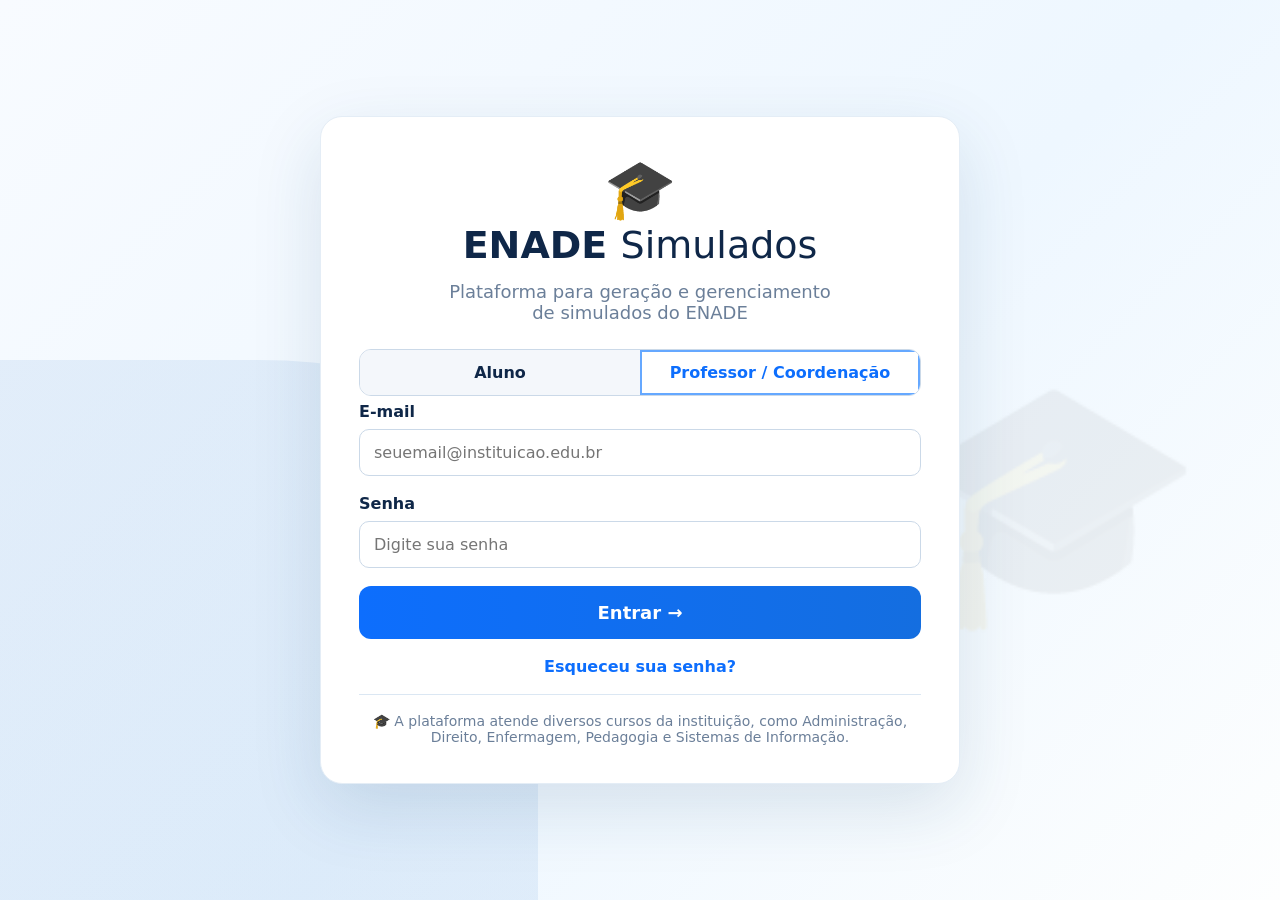
<file: index.html>
<!doctype html><html lang="pt-BR"><head><meta charset="utf-8"><meta name="viewport" content="width=device-width,initial-scale=1"><title>ENADE Simulados — Login</title><link rel="stylesheet" href="styles.css"></head><body>
<div class="login-page"><div class="login-card"><div class="login-logo"><div class="cap">🎓</div><h1>ENADE <span style="font-weight:500">Simulados</span></h1><p>Plataforma para geração e gerenciamento<br>de simulados do ENADE</p></div><div class="seg"><label>Aluno</label><label class="active">Professor / Coordenação</label></div><div class="login-form"><div class="field"><label>E-mail</label><input class="input" placeholder="seuemail@instituicao.edu.br"></div><div class="field"><label>Senha</label><input class="input" type="password" placeholder="Digite sua senha"></div><a class="btn btn-primary full" href="dashboard.html">Entrar →</a><a class="forgot" href="#">Esqueceu sua senha?</a><div class="courses">🎓 A plataforma atende diversos cursos da instituição, como Administração, Direito, Enfermagem, Pedagogia e Sistemas de Informação.</div></div></div></div></body></html>
</file>
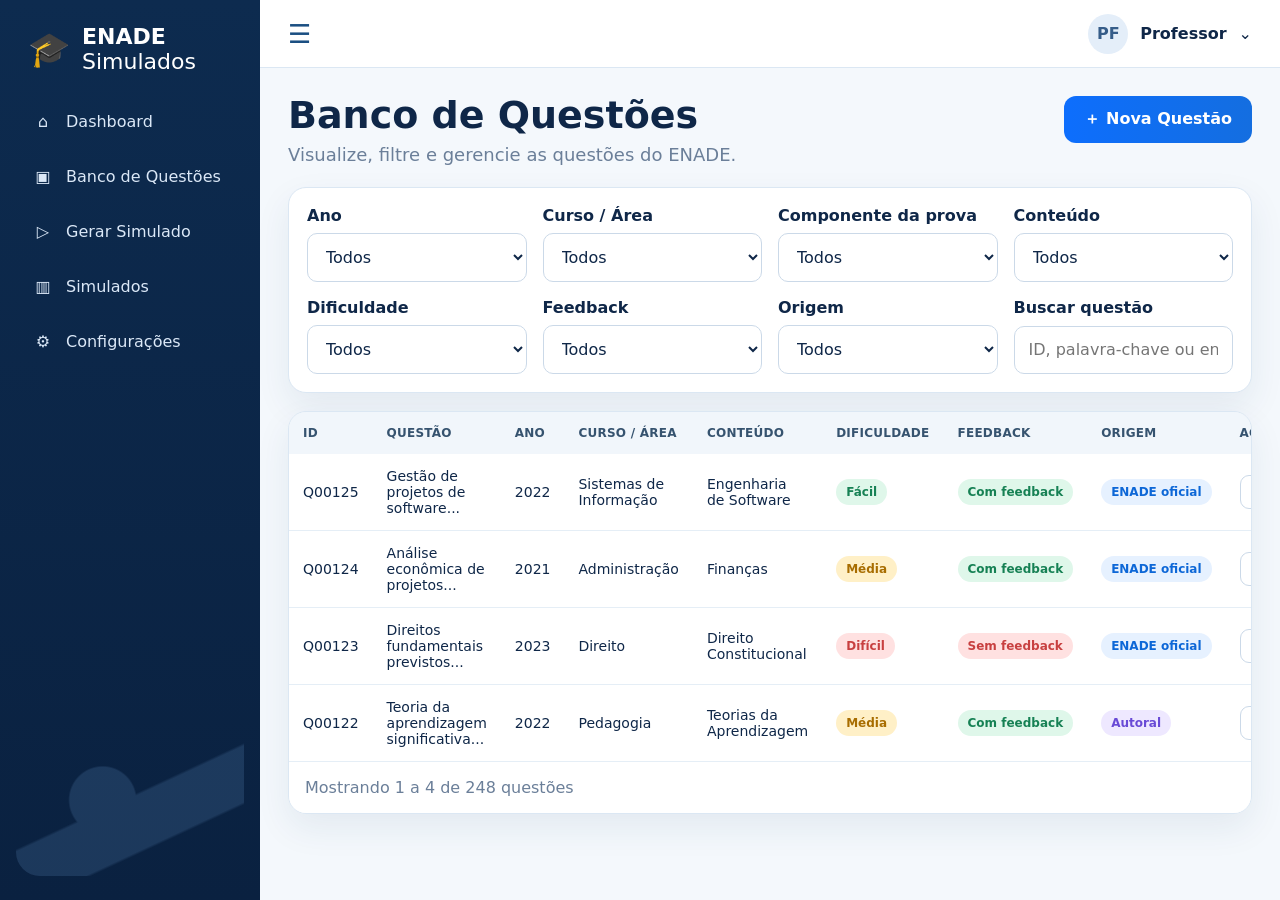
<file: banco-questoes.html>
<!doctype html><html lang="pt-BR"><head><meta charset="utf-8"><meta name="viewport" content="width=device-width,initial-scale=1"><title>Banco de Questões — ENADE Simulados</title><link rel="stylesheet" href="styles.css"></head><body><div class="shell"><aside class="sidebar"><div class="brand"><div class="cap">🎓</div><div>ENADE <span>Simulados</span></div></div><nav class="nav"><a href="dashboard.html"><span class="ico">⌂</span><span class="txt">Dashboard</span></a><a href="banco-questoes.html"><span class="ico">▣</span><span class="txt">Banco de Questões</span></a><a href="gerar-simulado.html"><span class="ico">▷</span><span class="txt">Gerar Simulado</span></a><a href="historico.html"><span class="ico">▥</span><span class="txt">Simulados</span></a><a href="#"><span class="ico">⚙</span><span class="txt">Configurações</span></a></nav><div class="sidebar-art"></div></aside><div class="main"><header class="topbar"><div class="hamb">☰</div><div class="profile"><div class="avatar">PF</div><strong>Professor</strong><span>⌄</span></div></header><main class="content"><div class="section-head"><div><h1 class="page-title">Banco de Questões</h1><p class="subtitle">Visualize, filtre e gerencie as questões do ENADE.</p></div><a class="btn btn-primary" href="nova-questao.html">＋ Nova Questão</a></div><div class="card filters"><div class="field"><label>Ano</label><select class="select"><option>Todos</option></select></div><div class="field"><label>Curso / Área</label><select class="select"><option>Todos</option></select></div><div class="field"><label>Componente da prova</label><select class="select"><option>Todos</option></select></div><div class="field"><label>Conteúdo</label><select class="select"><option>Todos</option></select></div><div class="field"><label>Dificuldade</label><select class="select"><option>Todos</option></select></div><div class="field"><label>Feedback</label><select class="select"><option>Todos</option></select></div><div class="field"><label>Origem</label><select class="select"><option>Todos</option></select></div><div class="field"><label>Buscar questão</label><input class="input" placeholder="ID, palavra-chave ou enunciado..."></div></div><div class="card table-wrap" style="margin-top:18px"><table class="table"><thead><tr><th>ID</th><th>Questão</th><th>Ano</th><th>Curso / Área</th><th>Conteúdo</th><th>Dificuldade</th><th>Feedback</th><th>Origem</th><th>Ações</th></tr></thead><tbody>
<tr><td>Q00125</td><td>Gestão de projetos de software...</td><td>2022</td><td>Sistemas de Informação</td><td>Engenharia de Software</td><td><span class="badge b-green">Fácil</span></td><td><span class="badge b-green">Com feedback</span></td><td><span class="badge b-blue">ENADE oficial</span></td><td><div class="actions"><button class="icon-btn">◉</button><button class="icon-btn">✎</button><button class="icon-btn">⌫</button></div></td></tr>
<tr><td>Q00124</td><td>Análise econômica de projetos...</td><td>2021</td><td>Administração</td><td>Finanças</td><td><span class="badge b-yellow">Média</span></td><td><span class="badge b-green">Com feedback</span></td><td><span class="badge b-blue">ENADE oficial</span></td><td><div class="actions"><button class="icon-btn">◉</button><button class="icon-btn">✎</button><button class="icon-btn">⌫</button></div></td></tr>
<tr><td>Q00123</td><td>Direitos fundamentais previstos...</td><td>2023</td><td>Direito</td><td>Direito Constitucional</td><td><span class="badge b-red">Difícil</span></td><td><span class="badge b-red">Sem feedback</span></td><td><span class="badge b-blue">ENADE oficial</span></td><td><div class="actions"><button class="icon-btn">◉</button><button class="icon-btn">✎</button><button class="icon-btn">⌫</button></div></td></tr>
<tr><td>Q00122</td><td>Teoria da aprendizagem significativa...</td><td>2022</td><td>Pedagogia</td><td>Teorias da Aprendizagem</td><td><span class="badge b-yellow">Média</span></td><td><span class="badge b-green">Com feedback</span></td><td><span class="badge b-purple">Autoral</span></td><td><div class="actions"><button class="icon-btn">◉</button><button class="icon-btn">✎</button><button class="icon-btn">⌫</button></div></td></tr>
</tbody></table><div style="padding:16px;color:var(--muted)">Mostrando 1 a 4 de 248 questões</div></div></main></div></div></body></html>
</file>
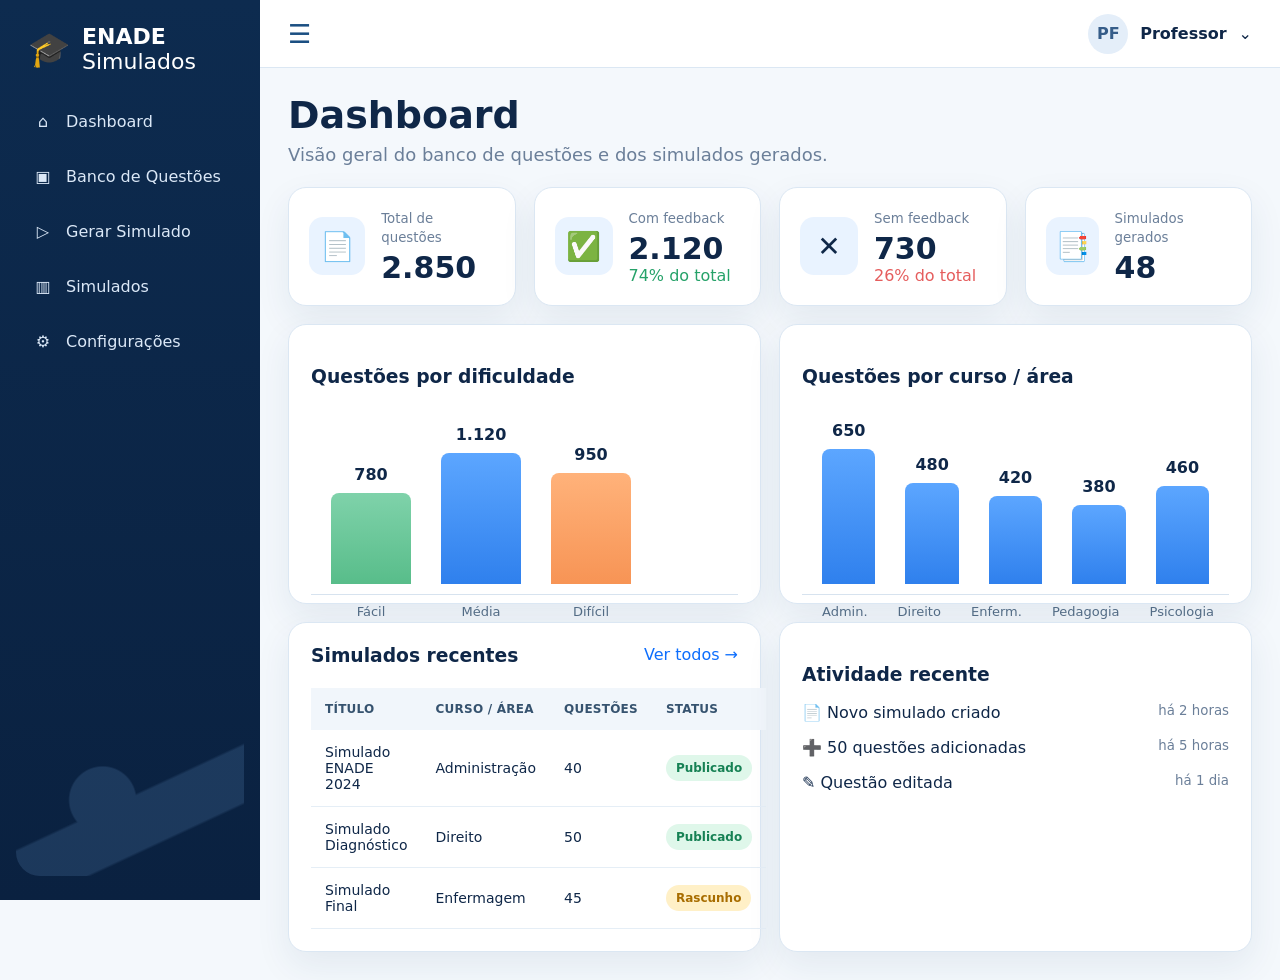
<file: dashboard.html>
<!doctype html><html lang="pt-BR"><head><meta charset="utf-8"><meta name="viewport" content="width=device-width,initial-scale=1"><title>Dashboard — ENADE Simulados</title><link rel="stylesheet" href="styles.css"></head><body><div class="shell"><aside class="sidebar"><div class="brand"><div class="cap">🎓</div><div>ENADE <span>Simulados</span></div></div><nav class="nav"><a href="dashboard.html"><span class="ico">⌂</span><span class="txt">Dashboard</span></a><a href="banco-questoes.html"><span class="ico">▣</span><span class="txt">Banco de Questões</span></a><a href="gerar-simulado.html"><span class="ico">▷</span><span class="txt">Gerar Simulado</span></a><a href="historico.html"><span class="ico">▥</span><span class="txt">Simulados</span></a><a href="#"><span class="ico">⚙</span><span class="txt">Configurações</span></a></nav><div class="sidebar-art"></div></aside><div class="main"><header class="topbar"><div class="hamb">☰</div><div class="profile"><div class="avatar">PF</div><strong>Professor</strong><span>⌄</span></div></header><main class="content"><div class="section-head"><div><h1 class="page-title">Dashboard</h1><p class="subtitle">Visão geral do banco de questões e dos simulados gerados.</p></div></div>
<div class="grid cols-4"><div class="card stat"><div class="stat-icon">📄</div><div><small>Total de questões</small><strong>2.850</strong></div></div><div class="card stat"><div class="stat-icon">✅</div><div><small>Com feedback</small><strong>2.120</strong><span class="success">74% do total</span></div></div><div class="card stat"><div class="stat-icon">✕</div><div><small>Sem feedback</small><strong>730</strong><span class="danger">26% do total</span></div></div><div class="card stat"><div class="stat-icon">📑</div><div><small>Simulados gerados</small><strong>48</strong></div></div></div>
<div class="grid cols-2" style="margin-top:18px"><div class="card chart-box"><h3>Questões por dificuldade</h3><div class="bars"><div class="bar green" style="height:54%"><span>780</span></div><div class="bar" style="height:78%"><span>1.120</span></div><div class="bar orange" style="height:66%"><span>950</span></div></div><div class="labels"><span>Fácil</span><span>Média</span><span>Difícil</span></div></div><div class="card chart-box"><h3>Questões por curso / área</h3><div class="bars"><div class="bar" style="height:80%"><span>650</span></div><div class="bar" style="height:60%"><span>480</span></div><div class="bar" style="height:52%"><span>420</span></div><div class="bar" style="height:47%"><span>380</span></div><div class="bar" style="height:58%"><span>460</span></div></div><div class="labels"><span>Admin.</span><span>Direito</span><span>Enferm.</span><span>Pedagogia</span><span>Psicologia</span></div></div></div>
<div class="grid cols-2" style="margin-top:18px"><div class="card pad"><div class="section-head"><h3 style="margin:0">Simulados recentes</h3><a class="blue" href="historico.html">Ver todos →</a></div><table class="table"><thead><tr><th>Título</th><th>Curso / Área</th><th>Questões</th><th>Status</th></tr></thead><tbody><tr><td>Simulado ENADE 2024</td><td>Administração</td><td>40</td><td><span class="badge b-green">Publicado</span></td></tr><tr><td>Simulado Diagnóstico</td><td>Direito</td><td>50</td><td><span class="badge b-green">Publicado</span></td></tr><tr><td>Simulado Final</td><td>Enfermagem</td><td>45</td><td><span class="badge b-yellow">Rascunho</span></td></tr></tbody></table></div><div class="card pad"><h3>Atividade recente</h3><p>📄 Novo simulado criado <small style="float:right;color:var(--muted)">há 2 horas</small></p><p>➕ 50 questões adicionadas <small style="float:right;color:var(--muted)">há 5 horas</small></p><p>✎ Questão editada <small style="float:right;color:var(--muted)">há 1 dia</small></p></div></div>
</main></div></div></body></html>
</file>
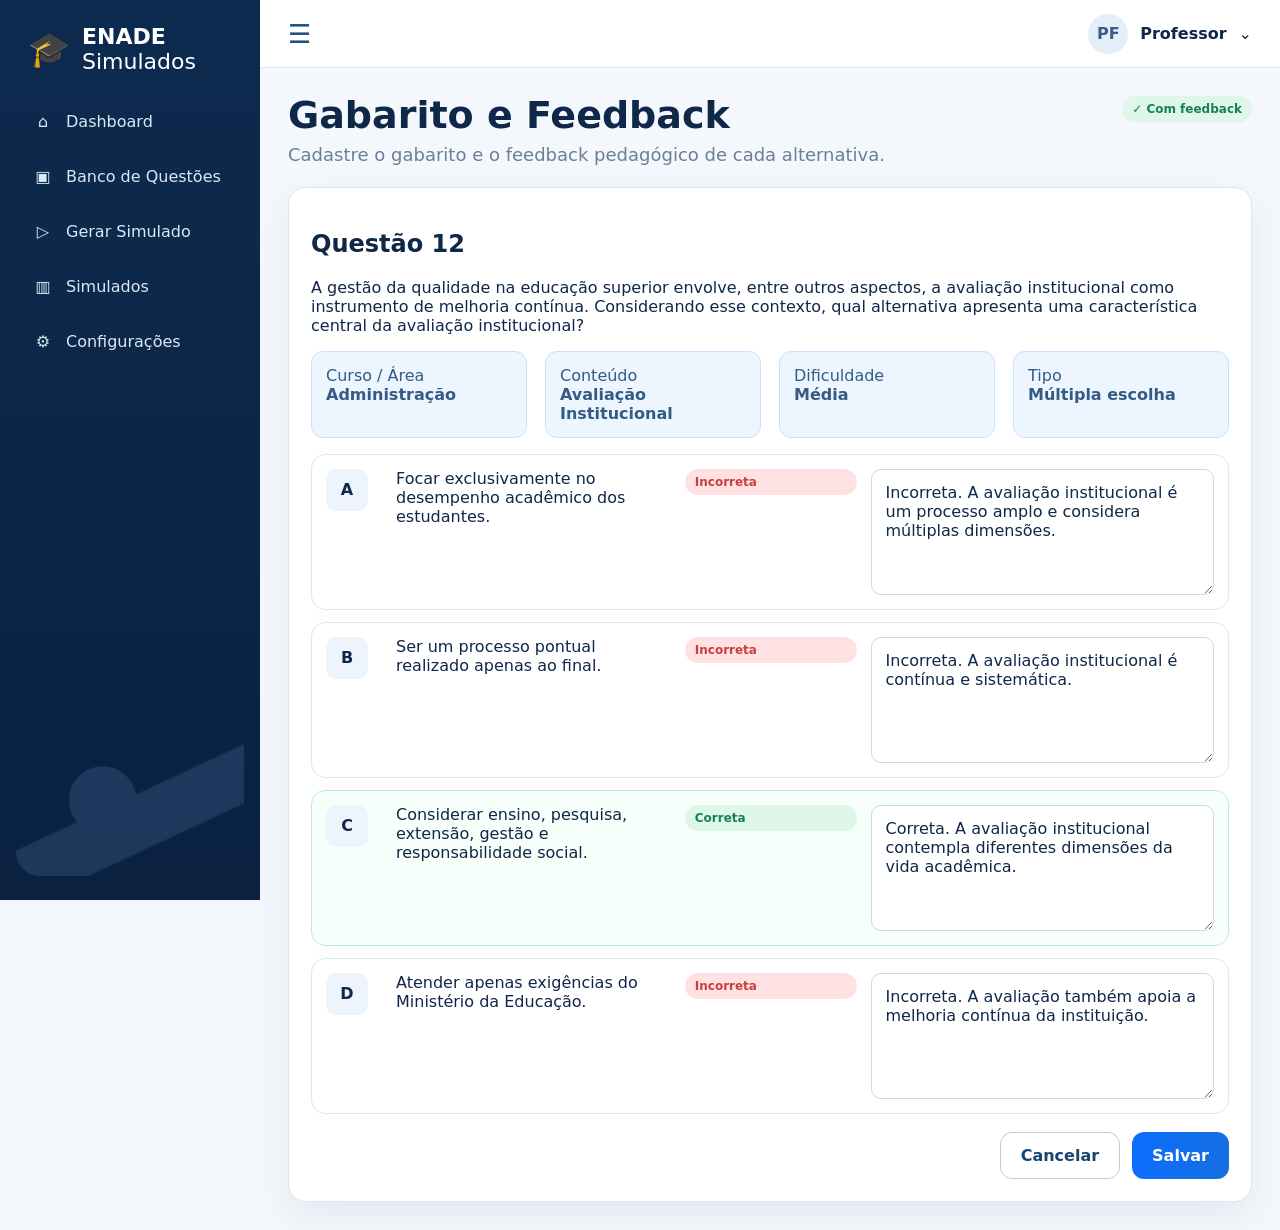
<file: gabarito-feedback.html>
<!doctype html><html lang="pt-BR"><head><meta charset="utf-8"><meta name="viewport" content="width=device-width,initial-scale=1"><title>Gabarito e Feedback — ENADE Simulados</title><link rel="stylesheet" href="styles.css"></head><body><div class="shell"><aside class="sidebar"><div class="brand"><div class="cap">🎓</div><div>ENADE <span>Simulados</span></div></div><nav class="nav"><a href="dashboard.html"><span class="ico">⌂</span><span class="txt">Dashboard</span></a><a href="banco-questoes.html"><span class="ico">▣</span><span class="txt">Banco de Questões</span></a><a href="gerar-simulado.html"><span class="ico">▷</span><span class="txt">Gerar Simulado</span></a><a href="historico.html"><span class="ico">▥</span><span class="txt">Simulados</span></a><a href="#"><span class="ico">⚙</span><span class="txt">Configurações</span></a></nav><div class="sidebar-art"></div></aside><div class="main"><header class="topbar"><div class="hamb">☰</div><div class="profile"><div class="avatar">PF</div><strong>Professor</strong><span>⌄</span></div></header><main class="content"><div class="section-head"><div><h1 class="page-title">Gabarito e Feedback</h1><p class="subtitle">Cadastre o gabarito e o feedback pedagógico de cada alternativa.</p></div><span class="badge b-green">✓ Com feedback</span></div><div class="card pad"><h2>Questão 12</h2><p>A gestão da qualidade na educação superior envolve, entre outros aspectos, a avaliação institucional como instrumento de melhoria contínua. Considerando esse contexto, qual alternativa apresenta uma característica central da avaliação institucional?</p><div class="grid cols-4" style="margin:16px 0"><div class="note">Curso / Área<br><strong>Administração</strong></div><div class="note">Conteúdo<br><strong>Avaliação Institucional</strong></div><div class="note">Dificuldade<br><strong>Média</strong></div><div class="note">Tipo<br><strong>Múltipla escolha</strong></div></div><div class="feedback-row"><div class="letter">A</div><div>Focar exclusivamente no desempenho acadêmico dos estudantes.</div><span class="badge b-red">Incorreta</span><textarea class="textarea">Incorreta. A avaliação institucional é um processo amplo e considera múltiplas dimensões.</textarea></div><div class="feedback-row"><div class="letter">B</div><div>Ser um processo pontual realizado apenas ao final.</div><span class="badge b-red">Incorreta</span><textarea class="textarea">Incorreta. A avaliação institucional é contínua e sistemática.</textarea></div><div class="feedback-row correct"><div class="letter">C</div><div>Considerar ensino, pesquisa, extensão, gestão e responsabilidade social.</div><span class="badge b-green">Correta</span><textarea class="textarea">Correta. A avaliação institucional contempla diferentes dimensões da vida acadêmica.</textarea></div><div class="feedback-row"><div class="letter">D</div><div>Atender apenas exigências do Ministério da Educação.</div><span class="badge b-red">Incorreta</span><textarea class="textarea">Incorreta. A avaliação também apoia a melhoria contínua da instituição.</textarea></div><div class="footer-actions"><a class="btn btn-outline" href="banco-questoes.html">Cancelar</a><button class="btn btn-primary">Salvar</button></div></div></main></div></div></body></html>
</file>
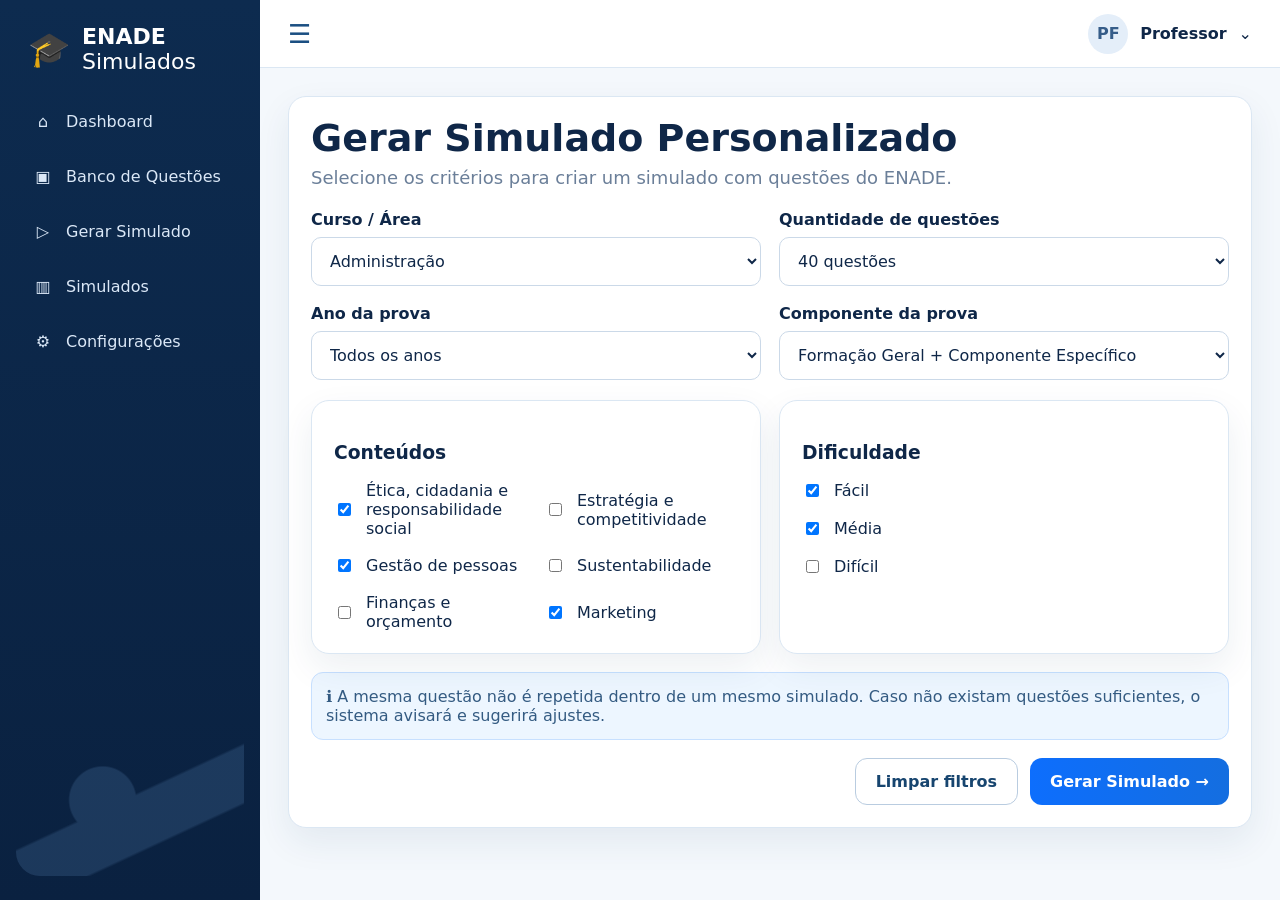
<file: gerar-simulado.html>
<!doctype html><html lang="pt-BR"><head><meta charset="utf-8"><meta name="viewport" content="width=device-width,initial-scale=1"><title>Gerar Simulado — ENADE Simulados</title><link rel="stylesheet" href="styles.css"></head><body><div class="shell"><aside class="sidebar"><div class="brand"><div class="cap">🎓</div><div>ENADE <span>Simulados</span></div></div><nav class="nav"><a href="dashboard.html"><span class="ico">⌂</span><span class="txt">Dashboard</span></a><a href="banco-questoes.html"><span class="ico">▣</span><span class="txt">Banco de Questões</span></a><a href="gerar-simulado.html"><span class="ico">▷</span><span class="txt">Gerar Simulado</span></a><a href="historico.html"><span class="ico">▥</span><span class="txt">Simulados</span></a><a href="#"><span class="ico">⚙</span><span class="txt">Configurações</span></a></nav><div class="sidebar-art"></div></aside><div class="main"><header class="topbar"><div class="hamb">☰</div><div class="profile"><div class="avatar">PF</div><strong>Professor</strong><span>⌄</span></div></header><main class="content"><div class="card pad"><h1 class="page-title">Gerar Simulado Personalizado</h1><p class="subtitle">Selecione os critérios para criar um simulado com questões do ENADE.</p><div class="form-grid" style="margin-top:22px"><div class="field"><label>Curso / Área</label><select class="select"><option>Administração</option></select></div><div class="field"><label>Quantidade de questões</label><select class="select"><option>40 questões</option></select></div><div class="field"><label>Ano da prova</label><select class="select"><option>Todos os anos</option></select></div><div class="field"><label>Componente da prova</label><select class="select"><option>Formação Geral + Componente Específico</option></select></div></div><div class="grid cols-2" style="margin-top:20px"><div class="card pad"><h3>Conteúdos</h3><div class="grid cols-2"><label class="check-row"><input type="checkbox" checked> Ética, cidadania e responsabilidade social</label><label class="check-row"><input type="checkbox"> Estratégia e competitividade</label><label class="check-row"><input type="checkbox" checked> Gestão de pessoas</label><label class="check-row"><input type="checkbox"> Sustentabilidade</label><label class="check-row"><input type="checkbox"> Finanças e orçamento</label><label class="check-row"><input type="checkbox" checked> Marketing</label></div></div><div class="card pad"><h3>Dificuldade</h3><label class="check-row"><input type="checkbox" checked> Fácil</label><br><label class="check-row"><input type="checkbox" checked> Média</label><br><label class="check-row"><input type="checkbox"> Difícil</label></div></div><div class="note" style="margin-top:18px">ℹ A mesma questão não é repetida dentro de um mesmo simulado. Caso não existam questões suficientes, o sistema avisará e sugerirá ajustes.</div><div class="footer-actions"><button class="btn btn-outline">Limpar filtros</button><a class="btn btn-primary" href="preview.html">Gerar Simulado →</a></div></div></main></div></div></body></html>
</file>
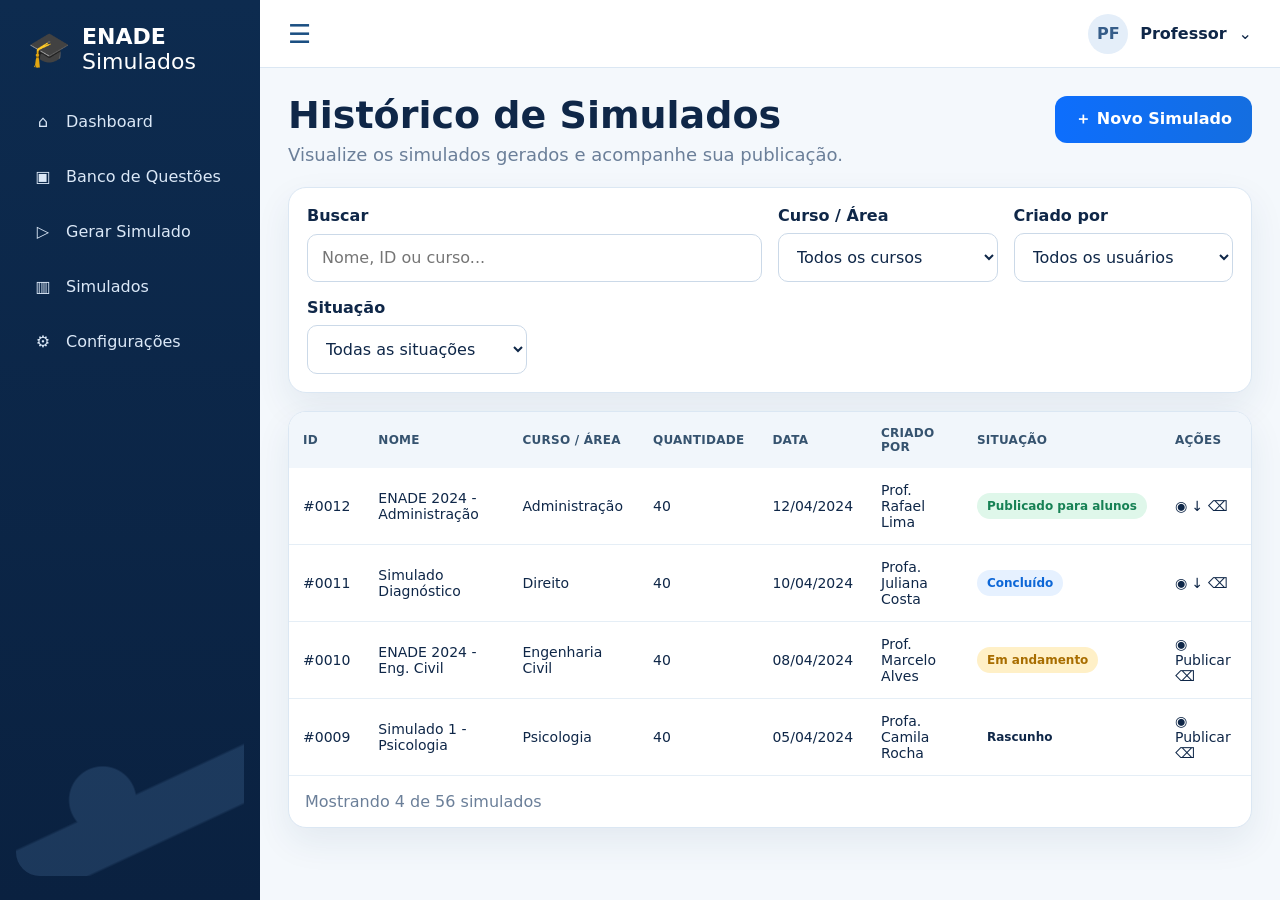
<file: historico.html>
<!doctype html><html lang="pt-BR"><head><meta charset="utf-8"><meta name="viewport" content="width=device-width,initial-scale=1"><title>Histórico de Simulados — ENADE Simulados</title><link rel="stylesheet" href="styles.css"></head><body><div class="shell"><aside class="sidebar"><div class="brand"><div class="cap">🎓</div><div>ENADE <span>Simulados</span></div></div><nav class="nav"><a href="dashboard.html"><span class="ico">⌂</span><span class="txt">Dashboard</span></a><a href="banco-questoes.html"><span class="ico">▣</span><span class="txt">Banco de Questões</span></a><a href="gerar-simulado.html"><span class="ico">▷</span><span class="txt">Gerar Simulado</span></a><a href="historico.html"><span class="ico">▥</span><span class="txt">Simulados</span></a><a href="#"><span class="ico">⚙</span><span class="txt">Configurações</span></a></nav><div class="sidebar-art"></div></aside><div class="main"><header class="topbar"><div class="hamb">☰</div><div class="profile"><div class="avatar">PF</div><strong>Professor</strong><span>⌄</span></div></header><main class="content"><div class="section-head"><div><h1 class="page-title">Histórico de Simulados</h1><p class="subtitle">Visualize os simulados gerados e acompanhe sua publicação.</p></div><a class="btn btn-primary" href="gerar-simulado.html">＋ Novo Simulado</a></div><div class="card filters"><div class="field wide"><label>Buscar</label><input class="input" placeholder="Nome, ID ou curso..."></div><div class="field"><label>Curso / Área</label><select class="select"><option>Todos os cursos</option></select></div><div class="field"><label>Criado por</label><select class="select"><option>Todos os usuários</option></select></div><div class="field"><label>Situação</label><select class="select"><option>Todas as situações</option></select></div></div><div class="card table-wrap" style="margin-top:18px"><table class="table"><thead><tr><th>ID</th><th>Nome</th><th>Curso / Área</th><th>Quantidade</th><th>Data</th><th>Criado por</th><th>Situação</th><th>Ações</th></tr></thead><tbody><tr><td>#0012</td><td>ENADE 2024 - Administração</td><td>Administração</td><td>40</td><td>12/04/2024</td><td>Prof. Rafael Lima</td><td><span class="badge b-green">Publicado para alunos</span></td><td>◉ ↓ ⌫</td></tr><tr><td>#0011</td><td>Simulado Diagnóstico</td><td>Direito</td><td>40</td><td>10/04/2024</td><td>Profa. Juliana Costa</td><td><span class="badge b-blue">Concluído</span></td><td>◉ ↓ ⌫</td></tr><tr><td>#0010</td><td>ENADE 2024 - Eng. Civil</td><td>Engenharia Civil</td><td>40</td><td>08/04/2024</td><td>Prof. Marcelo Alves</td><td><span class="badge b-yellow">Em andamento</span></td><td>◉ Publicar ⌫</td></tr><tr><td>#0009</td><td>Simulado 1 - Psicologia</td><td>Psicologia</td><td>40</td><td>05/04/2024</td><td>Profa. Camila Rocha</td><td><span class="badge">Rascunho</span></td><td>◉ Publicar ⌫</td></tr></tbody></table><div style="padding:16px;color:var(--muted)">Mostrando 4 de 56 simulados</div></div></main></div></div></body></html>
</file>
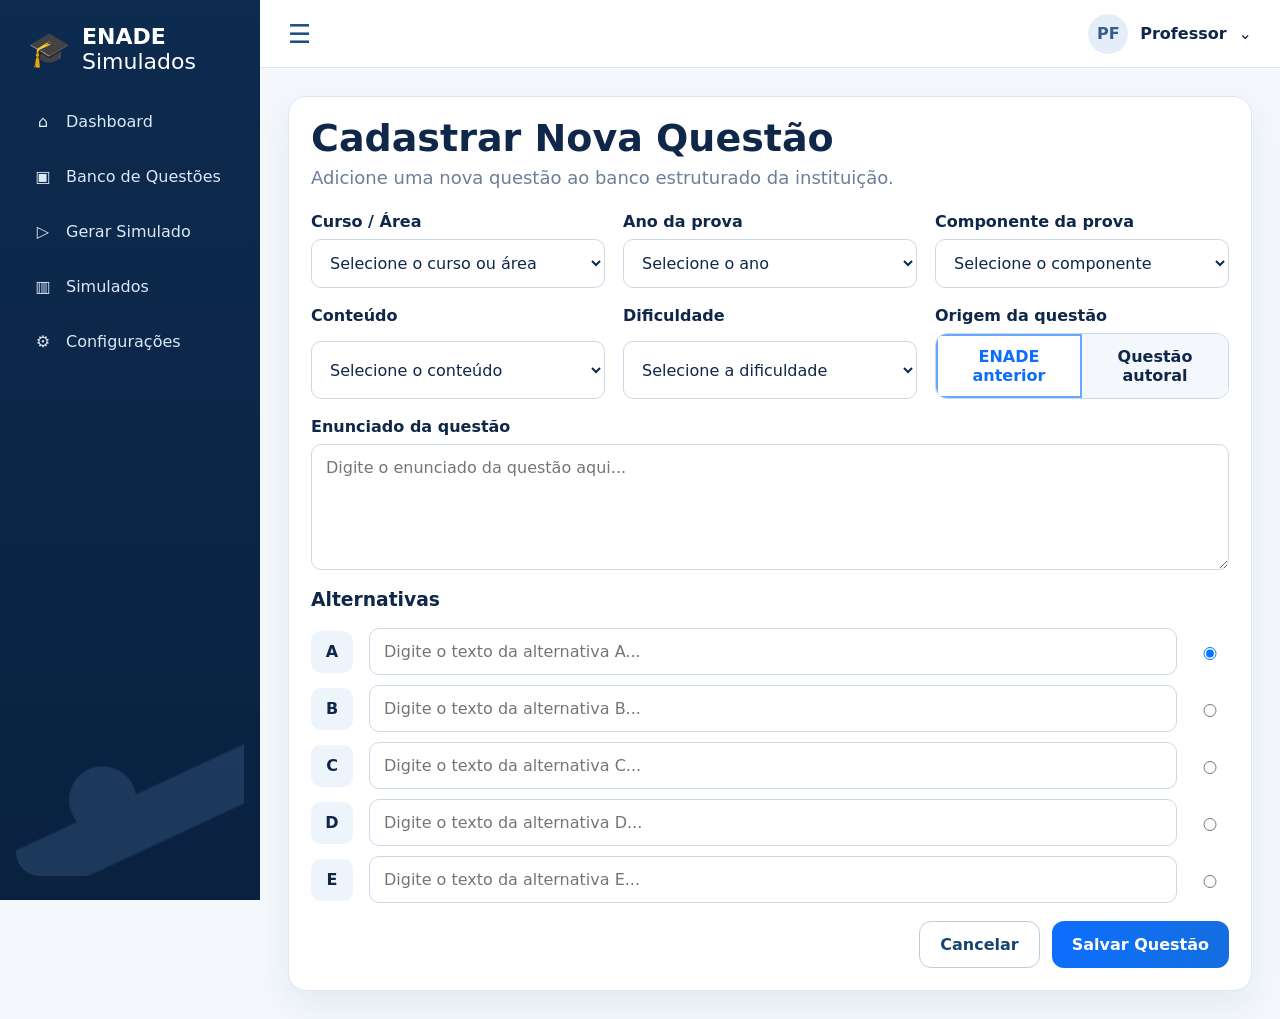
<file: nova-questao.html>
<!doctype html><html lang="pt-BR"><head><meta charset="utf-8"><meta name="viewport" content="width=device-width,initial-scale=1"><title>Nova Questão — ENADE Simulados</title><link rel="stylesheet" href="styles.css"></head><body><div class="shell"><aside class="sidebar"><div class="brand"><div class="cap">🎓</div><div>ENADE <span>Simulados</span></div></div><nav class="nav"><a href="dashboard.html"><span class="ico">⌂</span><span class="txt">Dashboard</span></a><a href="banco-questoes.html"><span class="ico">▣</span><span class="txt">Banco de Questões</span></a><a href="gerar-simulado.html"><span class="ico">▷</span><span class="txt">Gerar Simulado</span></a><a href="historico.html"><span class="ico">▥</span><span class="txt">Simulados</span></a><a href="#"><span class="ico">⚙</span><span class="txt">Configurações</span></a></nav><div class="sidebar-art"></div></aside><div class="main"><header class="topbar"><div class="hamb">☰</div><div class="profile"><div class="avatar">PF</div><strong>Professor</strong><span>⌄</span></div></header><main class="content"><div class="card pad"><h1 class="page-title">Cadastrar Nova Questão</h1><p class="subtitle">Adicione uma nova questão ao banco estruturado da instituição.</p><div class="form-grid three" style="margin-top:24px"><div class="field"><label>Curso / Área</label><select class="select"><option>Selecione o curso ou área</option></select></div><div class="field"><label>Ano da prova</label><select class="select"><option>Selecione o ano</option></select></div><div class="field"><label>Componente da prova</label><select class="select"><option>Selecione o componente</option></select></div><div class="field"><label>Conteúdo</label><select class="select"><option>Selecione o conteúdo</option></select></div><div class="field"><label>Dificuldade</label><select class="select"><option>Selecione a dificuldade</option></select></div><div class="field"><label>Origem da questão</label><div class="seg"><label class="active">ENADE anterior</label><label>Questão autoral</label></div></div></div><div class="field" style="margin-top:18px"><label>Enunciado da questão</label><textarea class="textarea" placeholder="Digite o enunciado da questão aqui..."></textarea></div><h3>Alternativas</h3><div class="alt-list"><div class="alt-row"><div class="letter">A</div><input class="input" placeholder="Digite o texto da alternativa A..."><input type="radio" name="correta" checked></div><div class="alt-row"><div class="letter">B</div><input class="input" placeholder="Digite o texto da alternativa B..."><input type="radio" name="correta"></div><div class="alt-row"><div class="letter">C</div><input class="input" placeholder="Digite o texto da alternativa C..."><input type="radio" name="correta"></div><div class="alt-row"><div class="letter">D</div><input class="input" placeholder="Digite o texto da alternativa D..."><input type="radio" name="correta"></div><div class="alt-row"><div class="letter">E</div><input class="input" placeholder="Digite o texto da alternativa E..."><input type="radio" name="correta"></div></div><div class="footer-actions"><a class="btn btn-outline" href="banco-questoes.html">Cancelar</a><a class="btn btn-primary" href="gabarito-feedback.html">Salvar Questão</a></div></div></main></div></div></body></html>
</file>
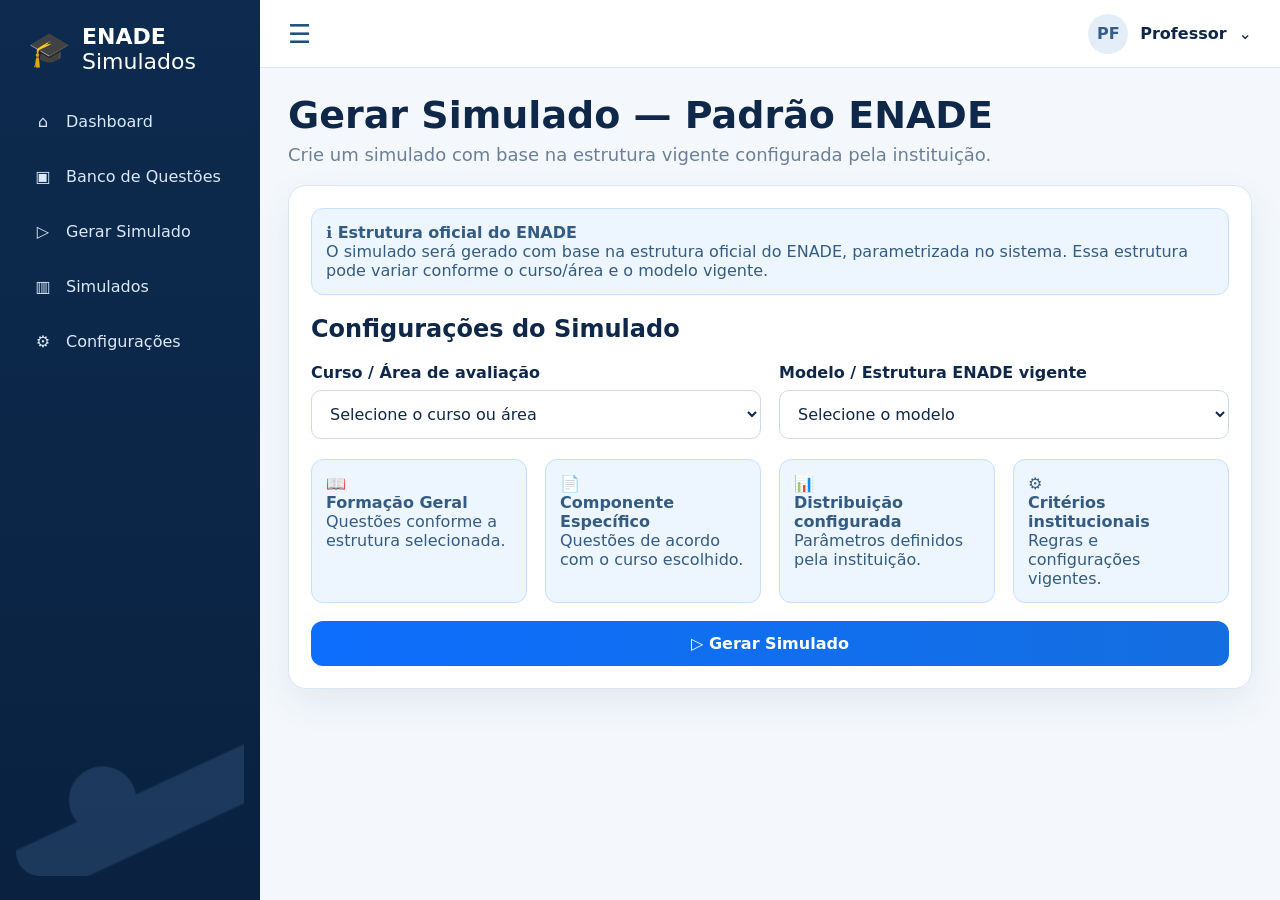
<file: padrao-enade.html>
<!doctype html><html lang="pt-BR"><head><meta charset="utf-8"><meta name="viewport" content="width=device-width,initial-scale=1"><title>Padrão ENADE — ENADE Simulados</title><link rel="stylesheet" href="styles.css"></head><body><div class="shell"><aside class="sidebar"><div class="brand"><div class="cap">🎓</div><div>ENADE <span>Simulados</span></div></div><nav class="nav"><a href="dashboard.html"><span class="ico">⌂</span><span class="txt">Dashboard</span></a><a href="banco-questoes.html"><span class="ico">▣</span><span class="txt">Banco de Questões</span></a><a href="gerar-simulado.html"><span class="ico">▷</span><span class="txt">Gerar Simulado</span></a><a href="historico.html"><span class="ico">▥</span><span class="txt">Simulados</span></a><a href="#"><span class="ico">⚙</span><span class="txt">Configurações</span></a></nav><div class="sidebar-art"></div></aside><div class="main"><header class="topbar"><div class="hamb">☰</div><div class="profile"><div class="avatar">PF</div><strong>Professor</strong><span>⌄</span></div></header><main class="content"><h1 class="page-title">Gerar Simulado — Padrão ENADE</h1><p class="subtitle">Crie um simulado com base na estrutura vigente configurada pela instituição.</p><div class="card pad" style="margin-top:20px"><div class="note"><strong>ℹ Estrutura oficial do ENADE</strong><br>O simulado será gerado com base na estrutura oficial do ENADE, parametrizada no sistema. Essa estrutura pode variar conforme o curso/área e o modelo vigente.</div><h2>Configurações do Simulado</h2><div class="form-grid"><div class="field"><label>Curso / Área de avaliação</label><select class="select"><option>Selecione o curso ou área</option></select></div><div class="field"><label>Modelo / Estrutura ENADE vigente</label><select class="select"><option>Selecione o modelo</option></select></div></div><div class="grid cols-4" style="margin-top:20px"><div class="note">📖<br><strong>Formação Geral</strong><br>Questões conforme a estrutura selecionada.</div><div class="note">📄<br><strong>Componente Específico</strong><br>Questões de acordo com o curso escolhido.</div><div class="note">📊<br><strong>Distribuição configurada</strong><br>Parâmetros definidos pela instituição.</div><div class="note">⚙<br><strong>Critérios institucionais</strong><br>Regras e configurações vigentes.</div></div><div class="footer-actions"><a class="btn btn-primary full" href="preview.html">▷ Gerar Simulado</a></div></div></main></div></div></body></html>
</file>
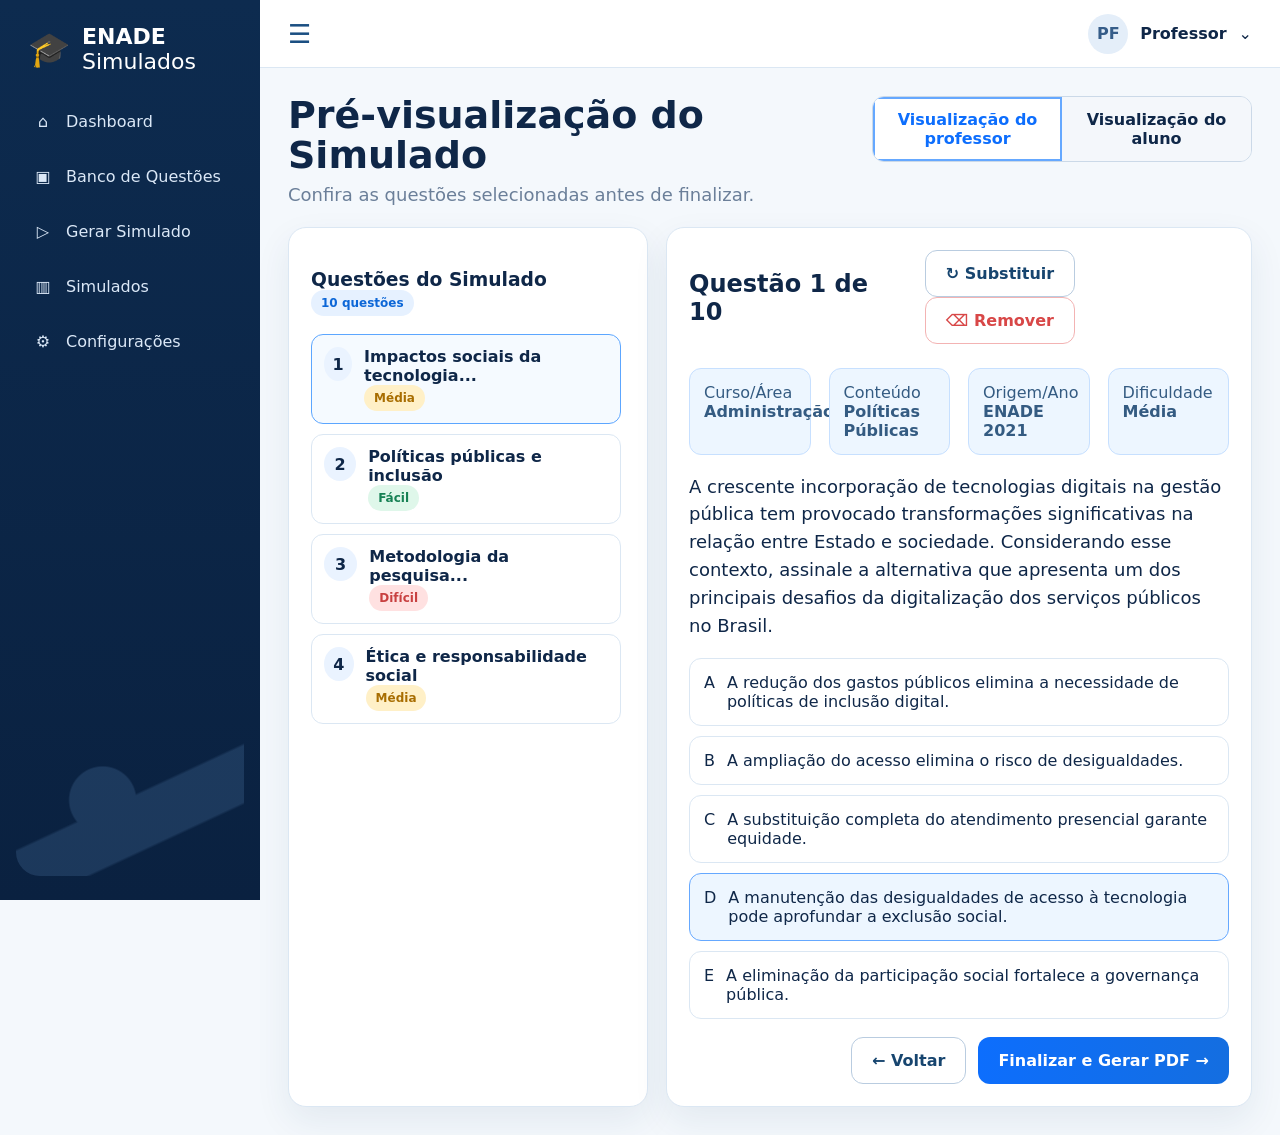
<file: preview.html>
<!doctype html><html lang="pt-BR"><head><meta charset="utf-8"><meta name="viewport" content="width=device-width,initial-scale=1"><title>Pré-visualização — ENADE Simulados</title><link rel="stylesheet" href="styles.css"></head><body><div class="shell"><aside class="sidebar"><div class="brand"><div class="cap">🎓</div><div>ENADE <span>Simulados</span></div></div><nav class="nav"><a href="dashboard.html"><span class="ico">⌂</span><span class="txt">Dashboard</span></a><a href="banco-questoes.html"><span class="ico">▣</span><span class="txt">Banco de Questões</span></a><a href="gerar-simulado.html"><span class="ico">▷</span><span class="txt">Gerar Simulado</span></a><a href="historico.html"><span class="ico">▥</span><span class="txt">Simulados</span></a><a href="#"><span class="ico">⚙</span><span class="txt">Configurações</span></a></nav><div class="sidebar-art"></div></aside><div class="main"><header class="topbar"><div class="hamb">☰</div><div class="profile"><div class="avatar">PF</div><strong>Professor</strong><span>⌄</span></div></header><main class="content"><div class="section-head"><div><h1 class="page-title">Pré-visualização do Simulado</h1><p class="subtitle">Confira as questões selecionadas antes de finalizar.</p></div><div class="seg" style="width:420px"><label class="active">Visualização do professor</label><label>Visualização do aluno</label></div></div><div class="preview-layout"><div class="card pad"><h3>Questões do Simulado <span class="badge b-blue">10 questões</span></h3><div class="question-list"><div class="qitem active"><div class="qnum">1</div><div><strong>Impactos sociais da tecnologia...</strong><br><span class="badge b-yellow">Média</span></div></div><div class="qitem"><div class="qnum">2</div><div><strong>Políticas públicas e inclusão</strong><br><span class="badge b-green">Fácil</span></div></div><div class="qitem"><div class="qnum">3</div><div><strong>Metodologia da pesquisa...</strong><br><span class="badge b-red">Difícil</span></div></div><div class="qitem"><div class="qnum">4</div><div><strong>Ética e responsabilidade social</strong><br><span class="badge b-yellow">Média</span></div></div></div></div><div class="card question-card"><div class="section-head"><h2>Questão 1 de 10</h2><div><button class="btn btn-outline">↻ Substituir</button> <button class="btn btn-danger">⌫ Remover</button></div></div><div class="grid cols-4"><div class="note">Curso/Área<br><strong>Administração</strong></div><div class="note">Conteúdo<br><strong>Políticas Públicas</strong></div><div class="note">Origem/Ano<br><strong>ENADE 2021</strong></div><div class="note">Dificuldade<br><strong>Média</strong></div></div><p style="font-size:18px;line-height:1.55">A crescente incorporação de tecnologias digitais na gestão pública tem provocado transformações significativas na relação entre Estado e sociedade. Considerando esse contexto, assinale a alternativa que apresenta um dos principais desafios da digitalização dos serviços públicos no Brasil.</p><div class="option">A <span>A redução dos gastos públicos elimina a necessidade de políticas de inclusão digital.</span></div><div class="option">B <span>A ampliação do acesso elimina o risco de desigualdades.</span></div><div class="option">C <span>A substituição completa do atendimento presencial garante equidade.</span></div><div class="option selected">D <span>A manutenção das desigualdades de acesso à tecnologia pode aprofundar a exclusão social.</span></div><div class="option">E <span>A eliminação da participação social fortalece a governança pública.</span></div><div class="footer-actions"><a class="btn btn-outline" href="gerar-simulado.html">← Voltar</a><a class="btn btn-primary" href="simulado-gerado.html">Finalizar e Gerar PDF →</a></div></div></div></main></div></div></body></html>
</file>
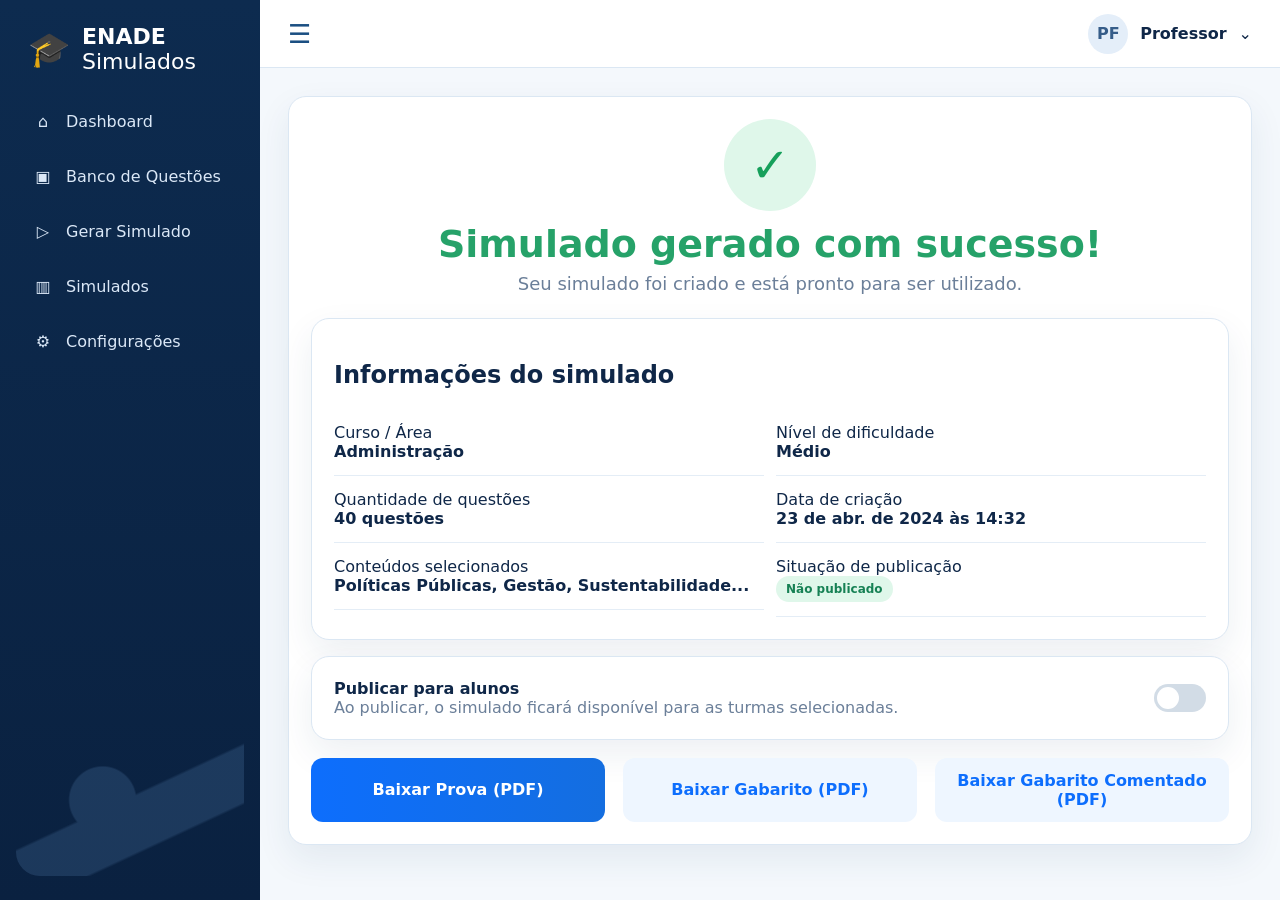
<file: simulado-gerado.html>
<!doctype html><html lang="pt-BR"><head><meta charset="utf-8"><meta name="viewport" content="width=device-width,initial-scale=1"><title>Simulado Gerado — ENADE Simulados</title><link rel="stylesheet" href="styles.css"></head><body><div class="shell"><aside class="sidebar"><div class="brand"><div class="cap">🎓</div><div>ENADE <span>Simulados</span></div></div><nav class="nav"><a href="dashboard.html"><span class="ico">⌂</span><span class="txt">Dashboard</span></a><a href="banco-questoes.html"><span class="ico">▣</span><span class="txt">Banco de Questões</span></a><a href="gerar-simulado.html"><span class="ico">▷</span><span class="txt">Gerar Simulado</span></a><a href="historico.html"><span class="ico">▥</span><span class="txt">Simulados</span></a><a href="#"><span class="ico">⚙</span><span class="txt">Configurações</span></a></nav><div class="sidebar-art"></div></aside><div class="main"><header class="topbar"><div class="hamb">☰</div><div class="profile"><div class="avatar">PF</div><strong>Professor</strong><span>⌄</span></div></header><main class="content"><div class="card pad center"><div class="success-check">✓</div><h1 class="page-title success">Simulado gerado com sucesso!</h1><p class="subtitle">Seu simulado foi criado e está pronto para ser utilizado.</p><div class="card pad" style="margin-top:24px;text-align:left"><h2>Informações do simulado</h2><div class="info-grid"><div><div class="info-line">Curso / Área<br><strong>Administração</strong></div><div class="info-line">Quantidade de questões<br><strong>40 questões</strong></div><div class="info-line">Conteúdos selecionados<br><strong>Políticas Públicas, Gestão, Sustentabilidade...</strong></div></div><div><div class="info-line">Nível de dificuldade<br><strong>Médio</strong></div><div class="info-line">Data de criação<br><strong>23 de abr. de 2024 às 14:32</strong></div><div class="info-line">Situação de publicação<br><span class="badge b-green">Não publicado</span></div></div></div></div><div class="card pad" style="display:flex;align-items:center;justify-content:space-between;margin-top:16px;text-align:left"><div><strong>Publicar para alunos</strong><br><span style="color:var(--muted)">Ao publicar, o simulado ficará disponível para as turmas selecionadas.</span></div><div class="switch"></div></div><div class="grid cols-3" style="margin-top:18px"><button class="btn btn-primary">Baixar Prova (PDF)</button><button class="btn btn-soft">Baixar Gabarito (PDF)</button><button class="btn btn-soft">Baixar Gabarito Comentado (PDF)</button></div></div></main></div></div></body></html>
</file>
<file: styles.css>
:root{
  --navy:#0d2b4f;--navy2:#0a2140;--blue:#0d6efd;--blue2:#2f80ed;--blue-50:#eef6ff;--bg:#f4f8fc;--card:#fff;--text:#0f2748;--muted:#6b7f99;--border:#dbe7f3;--green:#26a269;--red:#e55d5d;--yellow:#d79a1c;--purple:#7c5cff;--shadow:0 14px 35px rgba(23,58,102,.08);--radius:18px;
}
*{box-sizing:border-box}html,body{margin:0;padding:0;font-family:Inter,ui-sans-serif,system-ui,-apple-system,BlinkMacSystemFont,"Segoe UI",sans-serif;color:var(--text);background:var(--bg)}a{text-decoration:none;color:inherit}button,input,select,textarea{font:inherit}button{cursor:pointer}
.shell{min-height:100vh;display:grid;grid-template-columns:260px 1fr}.sidebar{position:sticky;top:0;height:100vh;background:linear-gradient(180deg,var(--navy),var(--navy2));color:#fff;padding:24px 16px;display:flex;flex-direction:column}.brand{display:flex;gap:12px;align-items:center;font-weight:800;font-size:22px;padding:0 12px 24px}.brand .cap{font-size:34px}.brand span{font-weight:400}.nav{display:grid;gap:8px}.nav a{padding:14px 16px;border-radius:12px;display:flex;gap:12px;align-items:center;color:#dbe8f7}.nav a:hover,.nav a.active{background:linear-gradient(90deg,#0b63d7,#1e84ff);color:#fff}.nav .ico{width:22px;text-align:center}.sidebar-art{margin-top:auto;height:190px;opacity:.14;background:radial-gradient(circle at 38% 60%,#8dc4ff 0 18%,transparent 19%),linear-gradient(155deg,transparent 0 55%,#8dc4ff 56% 75%,transparent 76%);border-radius:24px}
.main{min-width:0}.topbar{height:68px;background:#fff;border-bottom:1px solid var(--border);display:flex;align-items:center;justify-content:space-between;padding:0 28px;position:sticky;top:0;z-index:3}.profile{display:flex;align-items:center;gap:12px}.avatar{width:40px;height:40px;border-radius:50%;background:#e4eef9;display:grid;place-items:center;color:#365d89;font-weight:700}.hamb{font-size:26px;color:#1b4f82}.content{padding:28px}.page-title{font-size:38px;line-height:1.05;margin:0 0 8px;font-weight:800}.subtitle{margin:0;color:var(--muted);font-size:18px}.section-head{display:flex;align-items:flex-start;justify-content:space-between;gap:16px;margin-bottom:22px}.card{background:var(--card);border:1px solid var(--border);border-radius:var(--radius);box-shadow:var(--shadow)}.pad{padding:22px}.grid{display:grid;gap:18px}.cols-4{grid-template-columns:repeat(4,minmax(0,1fr))}.cols-2{grid-template-columns:repeat(2,minmax(0,1fr))}.cols-3{grid-template-columns:repeat(3,minmax(0,1fr))}.stat{padding:20px;display:flex;align-items:center;gap:16px}.stat-icon{width:58px;height:58px;border-radius:14px;display:grid;place-items:center;font-size:28px;background:#e9f3ff}.stat strong{display:block;font-size:30px;margin-top:4px}.stat small{color:var(--muted)}.success{color:var(--green)}.danger{color:var(--red)}.warning{color:var(--yellow)}.blue{color:var(--blue)}.purple{color:var(--purple)}
.btn{border:none;border-radius:12px;padding:13px 20px;font-weight:700;display:inline-flex;align-items:center;gap:8px;justify-content:center}.btn-primary{background:linear-gradient(90deg,#0d6efd,#146ee0);color:#fff}.btn-outline{background:#fff;border:1px solid #b9cce0;color:#17456f}.btn-danger{background:#fff;border:1px solid #f3b3b3;color:#d84747}.btn-soft{background:#eef6ff;color:#0d6efd}.btn.full{width:100%}
.field{display:grid;gap:8px}.field label{font-weight:700}.input,.select,.textarea{width:100%;background:#fff;border:1px solid #cbd9e8;border-radius:10px;padding:13px 14px;color:var(--text);outline:none}.input:focus,.select:focus,.textarea:focus{border-color:#6eb0ff;box-shadow:0 0 0 4px rgba(13,110,253,.09)}.textarea{min-height:126px;resize:vertical}.form-grid{display:grid;grid-template-columns:repeat(2,minmax(0,1fr));gap:18px}.form-grid.three{grid-template-columns:repeat(3,minmax(0,1fr))}.radio-row,.check-row{display:flex;gap:12px;align-items:center}.seg{display:grid;grid-template-columns:repeat(2,1fr);border:1px solid #cbd9e8;border-radius:12px;overflow:hidden}.seg label{padding:13px;text-align:center;background:#f4f7fb;font-weight:700}.seg .active{background:#fff;color:#0d6efd;box-shadow:inset 0 0 0 2px #65a8ff}
.filters{padding:18px;display:grid;grid-template-columns:repeat(4,minmax(0,1fr));gap:16px}.filters .wide{grid-column:span 2}.table-wrap{overflow:auto}.table{width:100%;border-collapse:collapse;font-size:14px}.table th{background:#f1f6fb;text-align:left;padding:14px;color:#36536f;font-size:12px;text-transform:uppercase;letter-spacing:.02em}.table td{padding:14px;border-bottom:1px solid #e5eef6;vertical-align:middle}.table tr:hover td{background:#fbfdff}.badge{display:inline-flex;align-items:center;border-radius:999px;padding:6px 10px;font-size:12px;font-weight:700;white-space:nowrap}.b-green{background:#dff7ea;color:#168154}.b-red{background:#ffe1e1;color:#c84040}.b-yellow{background:#fff0c7;color:#a86d00}.b-blue{background:#e6f1ff;color:#0d67d7}.b-purple{background:#eee8ff;color:#694ad6}.actions{display:flex;gap:8px}.icon-btn{width:34px;height:34px;border:1px solid #cbd9e8;background:#fff;border-radius:9px;display:grid;place-items:center;color:#0d6efd}
.chart-box{height:280px;padding:22px}.bars{height:190px;display:flex;gap:30px;align-items:flex-end;padding:10px 20px;border-bottom:1px solid #d7e3ef}.bar{flex:1;max-width:80px;background:linear-gradient(180deg,#5ca6ff,#2f80ed);border-radius:8px 8px 0 0;position:relative}.bar.green{background:linear-gradient(180deg,#7fd2aa,#58bd8a)}.bar.orange{background:linear-gradient(180deg,#ffb27a,#f79455)}.bar span{position:absolute;top:-28px;left:50%;transform:translateX(-50%);font-weight:700}.labels{display:flex;gap:30px;padding:9px 20px;color:#536c86}.labels span{flex:1;max-width:80px;text-align:center;font-size:13px}
.login-page{min-height:100vh;background:linear-gradient(135deg,#f8fbff 0,#eef7ff 55%,#fdfefe 100%);display:grid;place-items:center;position:relative;overflow:hidden}.login-page:before{content:"";position:absolute;inset:auto auto 0 0;width:42%;height:60%;background:linear-gradient(rgba(88,147,213,.12),rgba(88,147,213,.12)),url('https://images.unsplash.com/photo-1564981797816-1043664bf78d?auto=format&fit=crop&w=1200&q=60') center/cover;border-top-right-radius:52% 24%}.login-page:after{content:"🎓";position:absolute;right:6%;top:40%;font-size:240px;opacity:.06}.login-card{width:min(640px,92vw);background:#fff;border:1px solid #e4edf6;border-radius:22px;box-shadow:0 24px 70px rgba(24,66,111,.13);padding:38px;position:relative;z-index:2}.login-logo{text-align:center;margin-bottom:26px}.login-logo .cap{font-size:58px}.login-logo h1{font-size:38px;margin:0}.login-logo p{font-size:18px;color:var(--muted);margin:14px 0 0}.login-form{display:grid;gap:18px}.login-card .seg{margin-bottom:6px}.login-card .btn{font-size:18px;padding:16px}.forgot{text-align:center;color:#0d6efd;font-weight:700}.courses{text-align:center;border-top:1px solid var(--border);padding-top:18px;color:var(--muted);font-size:14px}
.alt-list{display:grid;gap:10px}.alt-row{display:grid;grid-template-columns:46px 1fr 40px;gap:12px;align-items:center}.letter{width:42px;height:42px;border-radius:10px;background:#edf4fb;display:grid;place-items:center;font-weight:800}.feedback-row{display:grid;grid-template-columns:56px 1.2fr .75fr 1.5fr;gap:14px;align-items:start;padding:14px;border:1px solid var(--border);border-radius:14px;margin-bottom:12px}.feedback-row.correct{background:#f6fffa;border-color:#bfe9d2}.question-list{display:grid;gap:10px;max-height:650px;overflow:auto;padding-right:4px}.qitem{border:1px solid var(--border);border-radius:12px;padding:12px;display:flex;gap:12px;align-items:flex-start}.qitem.active{border-color:#5ca6ff;background:#f5faff}.qnum{width:34px;height:34px;border-radius:50%;background:#eaf3ff;display:grid;place-items:center;font-weight:800}.preview-layout{display:grid;grid-template-columns:360px 1fr;gap:18px}.question-card{padding:22px}.option{border:1px solid #dbe7f3;border-radius:12px;padding:14px;margin:10px 0;display:flex;gap:12px}.option.selected{background:#edf6ff;border-color:#65a8ff}.success-check{width:92px;height:92px;border-radius:50%;background:#dff7ea;color:#16a05b;display:grid;place-items:center;font-size:48px;margin:0 auto 14px}.center{text-align:center}.info-grid{display:grid;grid-template-columns:1fr 1fr;gap:12px}.info-line{padding:14px 0;border-bottom:1px solid #e4edf6}.switch{width:52px;height:28px;border-radius:999px;background:#d2dce6;padding:3px;display:flex;justify-content:flex-start}.switch.on{background:#0d6efd;justify-content:flex-end}.switch:after{content:"";width:22px;height:22px;border-radius:50%;background:#fff;display:block}.note{background:#edf6ff;border:1px solid #c7e0ff;border-radius:12px;padding:14px;color:#345b82}.footer-actions{display:flex;justify-content:flex-end;gap:12px;margin-top:18px}
@media(max-width:1100px){.shell{grid-template-columns:88px 1fr}.brand span,.nav .txt{display:none}.brand{justify-content:center}.nav a{justify-content:center}.cols-4{grid-template-columns:repeat(2,1fr)}.filters{grid-template-columns:repeat(2,1fr)}.preview-layout{grid-template-columns:1fr}.sidebar-art{display:none}}
@media(max-width:760px){.shell{display:block}.sidebar{position:relative;height:auto}.nav{grid-template-columns:repeat(3,1fr)}.nav a{padding:10px}.content{padding:18px}.cols-4,.cols-3,.cols-2,.form-grid,.form-grid.three,.filters,.info-grid{grid-template-columns:1fr}.feedback-row{grid-template-columns:1fr}.login-card{padding:24px}.page-title{font-size:30px}.topbar{padding:0 16px}}
</file>
